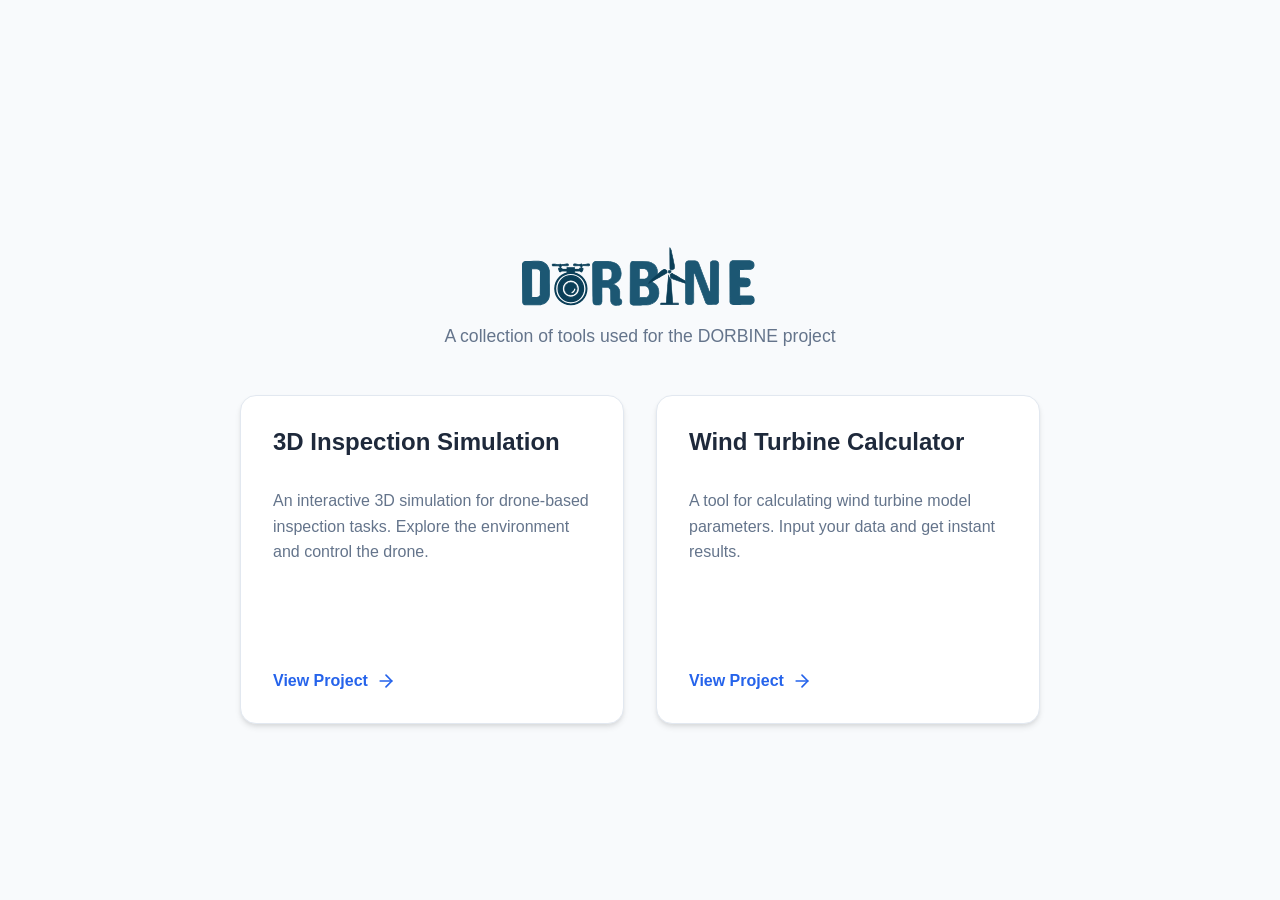
<file: index.html>
<!DOCTYPE html>
<html lang="en">
<head>
    <meta charset="UTF-8">
    <meta name="viewport" content="width=device-width, initial-scale=1.0">
    <title>Project Portfolio</title>
    <style>
        :root {
            --primary-color: #2563eb;
            --bg-color: #f8fafc;
            --card-bg: #ffffff;
            --text-color: #1e293b;
            --text-secondary: #64748b;
        }

        body {
            font-family: 'Inter', -apple-system, BlinkMacSystemFont, "Segoe UI", Roboto, Helvetica, Arial, sans-serif;
            background-color: var(--bg-color);
            color: var(--text-color);
            margin: 0;
            padding: 0;
            display: flex;
            justify-content: center;
            align-items: center;
            min-height: 100vh;
        }

        .container {
            max-width: 800px;
            width: 100%;
            padding: 2rem;
        }

        header {
            text-align: center;
            margin-bottom: 3rem;
        }

        .logo {
            height: 80px;
            width: auto;
        }

        h1 {
            font-size: 2.5rem;
            font-weight: 800;
            margin-bottom: 0.5rem;
            background: linear-gradient(135deg, #2563eb, #1d4ed8);
            -webkit-background-clip: text;
            -webkit-text-fill-color: transparent;
        }

        p.subtitle {
            color: var(--text-secondary);
            font-size: 1.1rem;
            margin-top: 0;
        }

        .grid {
            display: grid;
            grid-template-columns: repeat(auto-fit, minmax(300px, 1fr));
            gap: 2rem;
        }

        .card {
            background-color: var(--card-bg);
            border-radius: 1rem;
            padding: 2rem;
            box-shadow: 0 4px 6px -1px rgba(0, 0, 0, 0.1), 0 2px 4px -1px rgba(0, 0, 0, 0.06);
            transition: transform 0.2s ease, box-shadow 0.2s ease;
            text-decoration: none;
            color: inherit;
            border: 1px solid #e2e8f0;
            display: flex;
            flex-direction: column;
            height: 100%;
        }

        .card:hover {
            transform: translateY(-5px);
            box-shadow: 0 10px 15px -3px rgba(0, 0, 0, 0.1), 0 4px 6px -2px rgba(0, 0, 0, 0.05);
            border-color: var(--primary-color);
        }

        .card h2 {
            font-size: 1.5rem;
            margin-top: 0;
            margin-bottom: 1rem;
            color: var(--text-color);
        }

        .card p {
            color: var(--text-secondary);
            line-height: 1.6;
            flex-grow: 1;
        }

        .card-footer {
            margin-top: 1.5rem;
            color: var(--primary-color);
            font-weight: 600;
            display: flex;
            align-items: center;
        }

        .card-footer svg {
            margin-left: 0.5rem;
            transition: transform 0.2s ease;
        }

        .card:hover .card-footer svg {
            transform: translateX(4px);
        }

        @media (max-width: 640px) {
            .container {
                padding: 1rem;
            }
            h1 {
                font-size: 2rem;
            }
        }
    </style>
</head>
<body>
    <div class="container">
        <header>
            <img src="dorbine_logo.svg" alt="DORBINE Logo" class="logo">
            <p class="subtitle">A collection of tools used for the DORBINE project</p>
        </header>
        
        <div class="grid">
            <a href="3D-inspection-simulation/drone.html" class="card">
                <h2>3D Inspection Simulation</h2>
                <p>An interactive 3D simulation for drone-based inspection tasks. Explore the environment and control the drone.</p>
                <div class="card-footer">
                    View Project
                    <svg xmlns="http://www.w3.org/2000/svg" width="20" height="20" viewBox="0 0 24 24" fill="none" stroke="currentColor" stroke-width="2" stroke-linecap="round" stroke-linejoin="round"><line x1="5" y1="12" x2="19" y2="12"></line><polyline points="12 5 19 12 12 19"></polyline></svg>
                </div>
            </a>

            <a href="winturbine-model-parameter-calculator/model_calculator.html" class="card">
                <h2>Wind Turbine Calculator</h2>
                <p>A tool for calculating wind turbine model parameters. Input your data and get instant results.</p>
                <div class="card-footer">
                    View Project
                    <svg xmlns="http://www.w3.org/2000/svg" width="20" height="20" viewBox="0 0 24 24" fill="none" stroke="currentColor" stroke-width="2" stroke-linecap="round" stroke-linejoin="round"><line x1="5" y1="12" x2="19" y2="12"></line><polyline points="12 5 19 12 12 19"></polyline></svg>
                </div>
            </a>
        </div>
    </div>
</body>
</html>
</file>
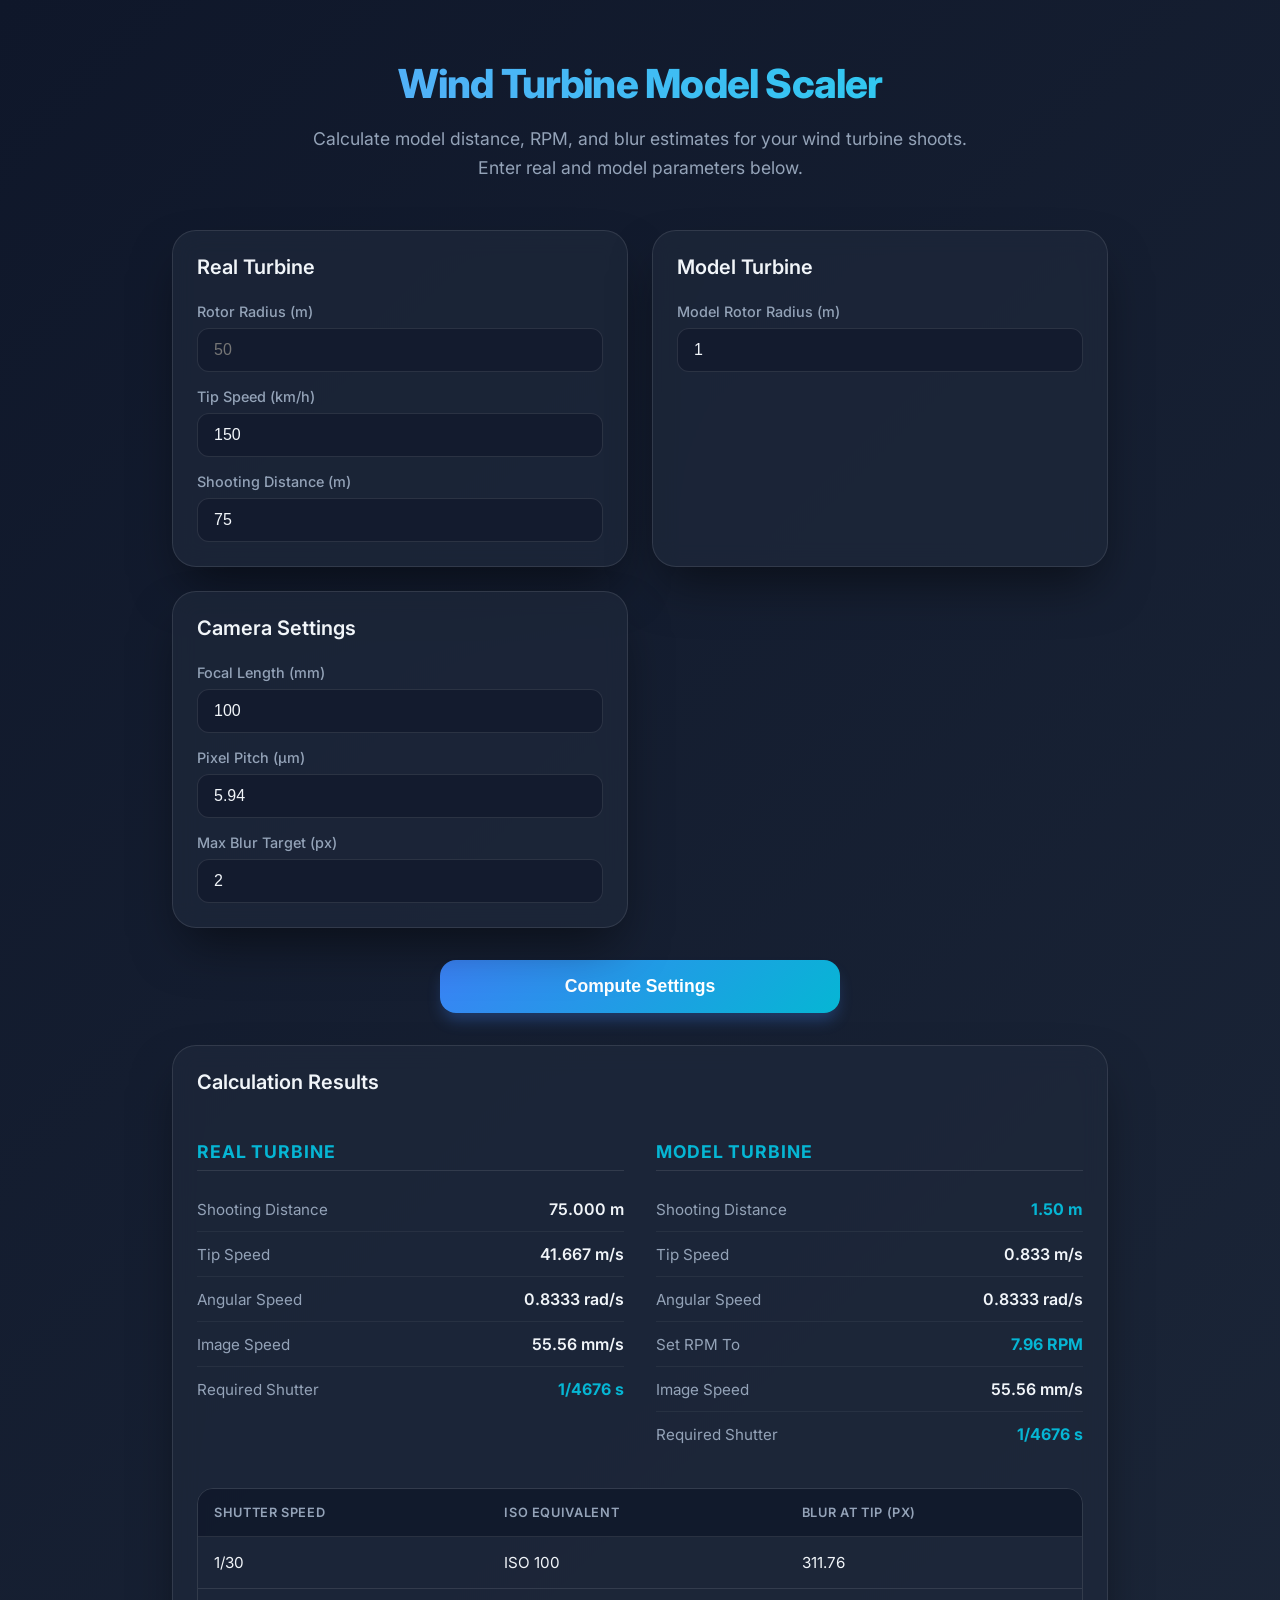
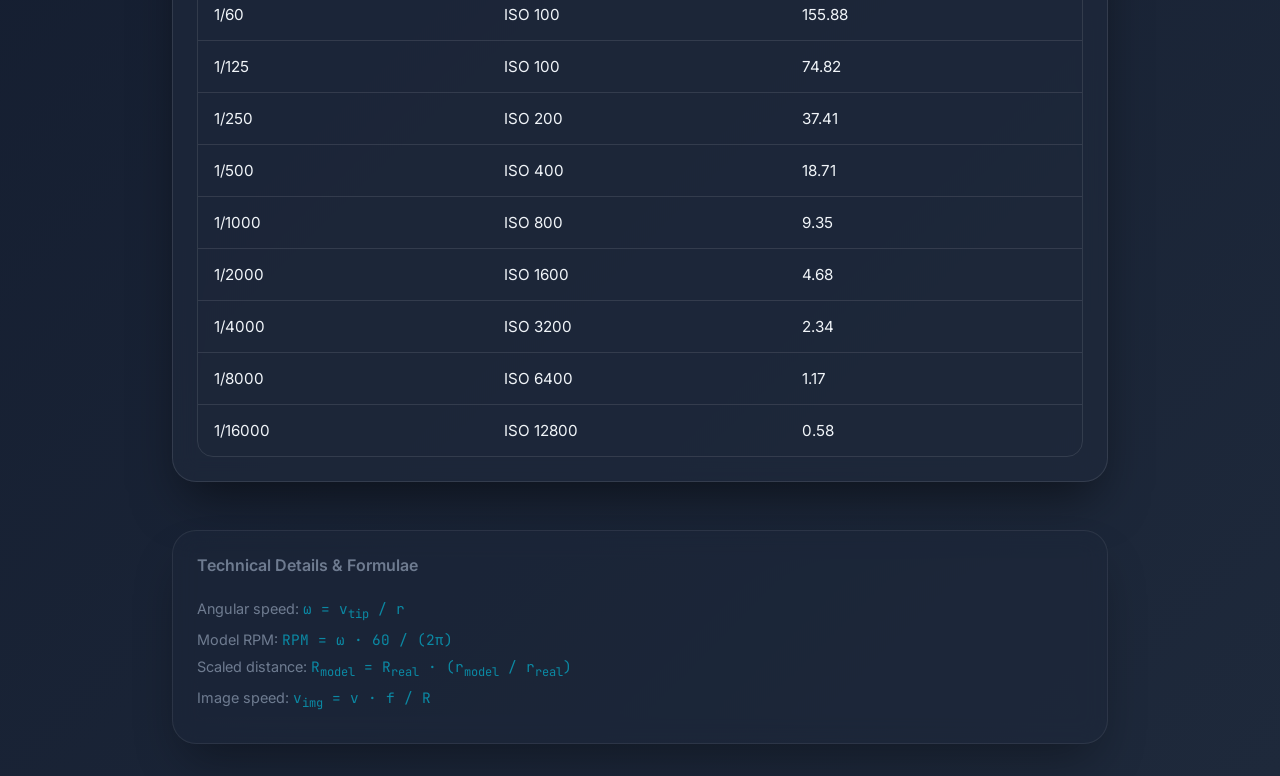
<file: winturbine-model-parameter-calculator/model_calculator.html>
<!doctype html>
<html lang="en">

<head>
  <meta charset="utf-8" />
  <meta name="viewport" content="width=device-width,initial-scale=1" />
  <title>Wind Turbine Model Scaler</title>
  <link rel="stylesheet" href="style.css">
  <link rel="preconnect" href="https://fonts.googleapis.com">
  <link rel="preconnect" href="https://fonts.gstatic.com" crossorigin>
  <link href="https://fonts.googleapis.com/css2?family=Inter:wght@400;500;600;800&family=JetBrains+Mono:wght@400&display=swap" rel="stylesheet">
</head>

<body>
  <div class="container">
    <h1>Wind Turbine Model Scaler</h1>
    <p class="muted">Calculate model distance, RPM, and blur estimates for your wind turbine shoots. Enter real and model parameters below.</p>

    <div class="input-grid">
      <div class="card">
        <h3>Real Turbine</h3>
        <label>Rotor Radius (m)</label>
        <input id="r_real" type="number" step="any" placeholder="50" />
        <label>Tip Speed (km/h)</label>
        <input id="v_tip_real" type="number" value="150" />
        <label>Shooting Distance (m)</label>
        <input id="R_real" type="number" value="75" />
      </div>

      <div class="card">
        <h3>Model Turbine</h3>
        <label>Model Rotor Radius (m)</label>
        <input id="r_model" type="number" value="1" />
      </div>

      <div class="card">
        <h3>Camera Settings</h3>
        <label>Focal Length (mm)</label>
        <input id="f_mm" type="number" value="100" />
        <label>Pixel Pitch (µm)</label>
        <input id="pixel_pitch" type="number" value="5.94" />
        <label>Max Blur Target (px)</label>
        <input id="blur_px_target" type="number" value="2" />
      </div>
    </div>

    <button id="run">Compute Settings</button>

    <div id="out"></div>

    <div id="formulae" class="card">
      <h3>Technical Details & Formulae</h3>
      <div class="formulae-block">
        <p>Angular speed: <span class="var">ω = v<sub>tip</sub> / r</span></p>
        <p>Model RPM: <span class="var">RPM = ω · 60 / (2π)</span></p>
        <p>Scaled distance: <span class="var">R<sub>model</sub> = R<sub>real</sub> · (r<sub>model</sub> / r<sub>real</sub>)</span></p>
        <p>Image speed: <span class="var">v<sub>img</sub> = v · f / R</span></p>
      </div>
    </div>
  </div>

  <script src="script.js"></script>
</body>

</html>
</file>
<file: winturbine-model-parameter-calculator/style.css>
:root {
  --primary: #3b82f6;
  --primary-dark: #2563eb;
  --accent: #06b6d4;
  --bg-gradient-start: #0f172a;
  --bg-gradient-end: #1e293b;
  --card-bg: rgba(30, 41, 59, 0.7);
  --card-border: rgba(255, 255, 255, 0.1);
  --text-main: #f1f5f9;
  --text-muted: #94a3b8;
  --input-bg: rgba(15, 23, 42, 0.6);
  --input-border: rgba(255, 255, 255, 0.1);
  --success: #10b981;
  --warning: #f59e0b;
}

body {
  font-family: 'Inter', system-ui, -apple-system, sans-serif;
  margin: 0;
  padding: 0;
  min-height: 100vh;
  background: linear-gradient(135deg, var(--bg-gradient-start), var(--bg-gradient-end));
  color: var(--text-main);
  display: flex;
  flex-direction: column;
  align-items: center;
  justify-content: center;
}

.container {
  width: 100%;
  max-width: 1000px;
  padding: 2rem;
  box-sizing: border-box;
}

h1 {
  font-size: 2.5rem;
  font-weight: 800;
  text-align: center;
  margin-bottom: 0.5rem;
  background: linear-gradient(to right, #60a5fa, #22d3ee);
  background-clip: text;
  -webkit-background-clip: text;
  -webkit-text-fill-color: transparent;
  letter-spacing: -0.02em;
}

.muted {
  color: var(--text-muted);
  text-align: center;
  margin-bottom: 3rem;
  font-size: 1.1rem;
  line-height: 1.6;
  max-width: 700px;
  margin-left: auto;
  margin-right: auto;
}

.input-grid {
  display: grid;
  grid-template-columns: repeat(auto-fit, minmax(300px, 1fr));
  gap: 1.5rem;
  margin-bottom: 2rem;
}

.card {
  background: var(--card-bg);
  backdrop-filter: blur(12px);
  -webkit-backdrop-filter: blur(12px);
  border: 1px solid var(--card-border);
  border-radius: 1.5rem;
  padding: 1.5rem;
  box-shadow: 0 25px 50px -12px rgba(0, 0, 0, 0.5);
  transition: transform 0.3s ease, box-shadow 0.3s ease;
}

.card:hover {
  transform: translateY(-2px);
  box-shadow: 0 30px 60px -12px rgba(0, 0, 0, 0.6);
  border-color: rgba(255, 255, 255, 0.2);
}

h3 {
  font-size: 1.25rem;
  font-weight: 600;
  margin: 0 0 1.5rem 0;
  color: var(--text-main);
  display: flex;
  align-items: center;
  gap: 0.5rem;
}

label {
  display: block;
  font-size: 0.9rem;
  font-weight: 500;
  color: var(--text-muted);
  margin-bottom: 0.5rem;
  margin-top: 1rem;
}

label:first-of-type {
  margin-top: 0;
}

input {
  width: 100%;
  background: var(--input-bg);
  border: 1px solid var(--input-border);
  border-radius: 0.75rem;
  padding: 0.75rem 1rem;
  color: var(--text-main);
  font-size: 1rem;
  transition: all 0.2s ease;
  box-sizing: border-box;
}

input:focus {
  outline: none;
  border-color: var(--primary);
  box-shadow: 0 0 0 2px rgba(59, 130, 246, 0.2);
  background: rgba(15, 23, 42, 0.8);
}

button {
  display: block;
  width: 100%;
  max-width: 400px;
  margin: 0 auto;
  padding: 1rem 2rem;
  background: linear-gradient(135deg, var(--primary), var(--accent));
  color: white;
  border: none;
  border-radius: 1rem;
  font-size: 1.1rem;
  font-weight: 600;
  cursor: pointer;
  transition: all 0.3s ease;
  box-shadow: 0 10px 15px -3px rgba(59, 130, 246, 0.3);
}

button:hover {
  transform: translateY(-2px);
  box-shadow: 0 20px 25px -5px rgba(59, 130, 246, 0.4);
  filter: brightness(1.1);
}

button:active {
  transform: translateY(0);
}

/* Output Section */
#out {
  margin-top: 2rem;
  animation: fadeIn 0.5s ease-out;
}

@keyframes fadeIn {
  from { opacity: 0; transform: translateY(10px); }
  to { opacity: 1; transform: translateY(0); }
}

.results-grid {
  display: grid;
  grid-template-columns: repeat(auto-fit, minmax(300px, 1fr));
  gap: 2rem;
}

.result-column h4 {
  color: var(--accent);
  font-size: 1.1rem;
  text-transform: uppercase;
  letter-spacing: 0.05em;
  margin-bottom: 1rem;
  border-bottom: 1px solid var(--card-border);
  padding-bottom: 0.5rem;
}

.stat-row {
  display: flex;
  justify-content: space-between;
  align-items: center;
  padding: 0.75rem 0;
  border-bottom: 1px solid rgba(255, 255, 255, 0.05);
}

.stat-row:last-child {
  border-bottom: none;
}

.stat-label {
  color: var(--text-muted);
  font-size: 0.95rem;
}

.stat-value {
  font-weight: 600;
  color: var(--text-main);
}

.highlight {
  color: var(--accent);
  font-weight: 700;
}

/* Table */
.table-container {
  margin-top: 2rem;
  overflow-x: auto;
  border-radius: 1rem;
  border: 1px solid var(--card-border);
}

table {
  width: 100%;
  border-collapse: collapse;
  font-size: 0.95rem;
}

th {
  background: rgba(15, 23, 42, 0.8);
  color: var(--text-muted);
  font-weight: 600;
  text-align: left;
  padding: 1rem;
  text-transform: uppercase;
  font-size: 0.8rem;
  letter-spacing: 0.05em;
}

td {
  padding: 1rem;
  border-top: 1px solid var(--card-border);
  color: var(--text-main);
}

tr:hover td {
  background: rgba(255, 255, 255, 0.02);
}

/* Formulae Section */
#formulae {
  margin-top: 3rem;
  opacity: 0.7;
}

#formulae h3 {
  font-size: 1rem;
  color: var(--text-muted);
}

.formulae-block p {
  font-size: 0.9rem;
  color: var(--text-muted);
  margin: 0.5rem 0;
}

.var {
  font-family: 'JetBrains Mono', monospace;
  color: var(--accent);
}
</file>
